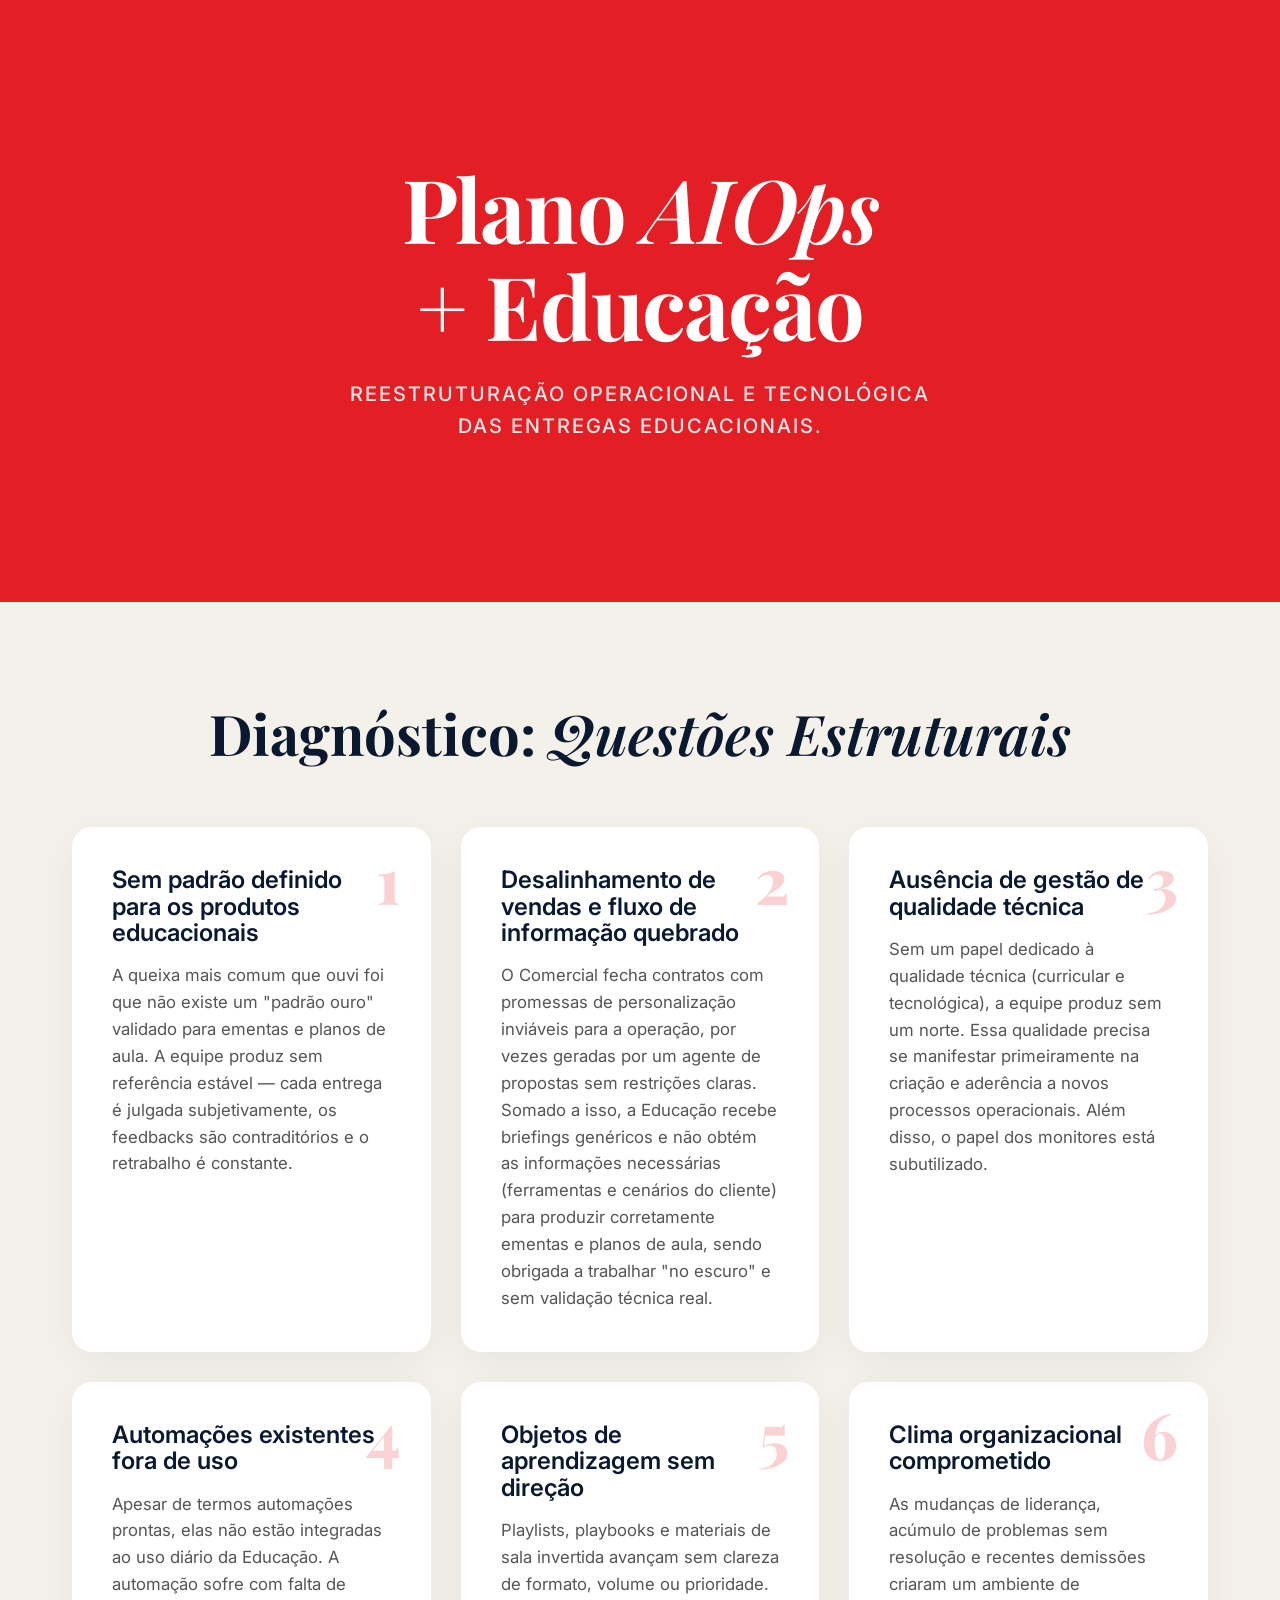
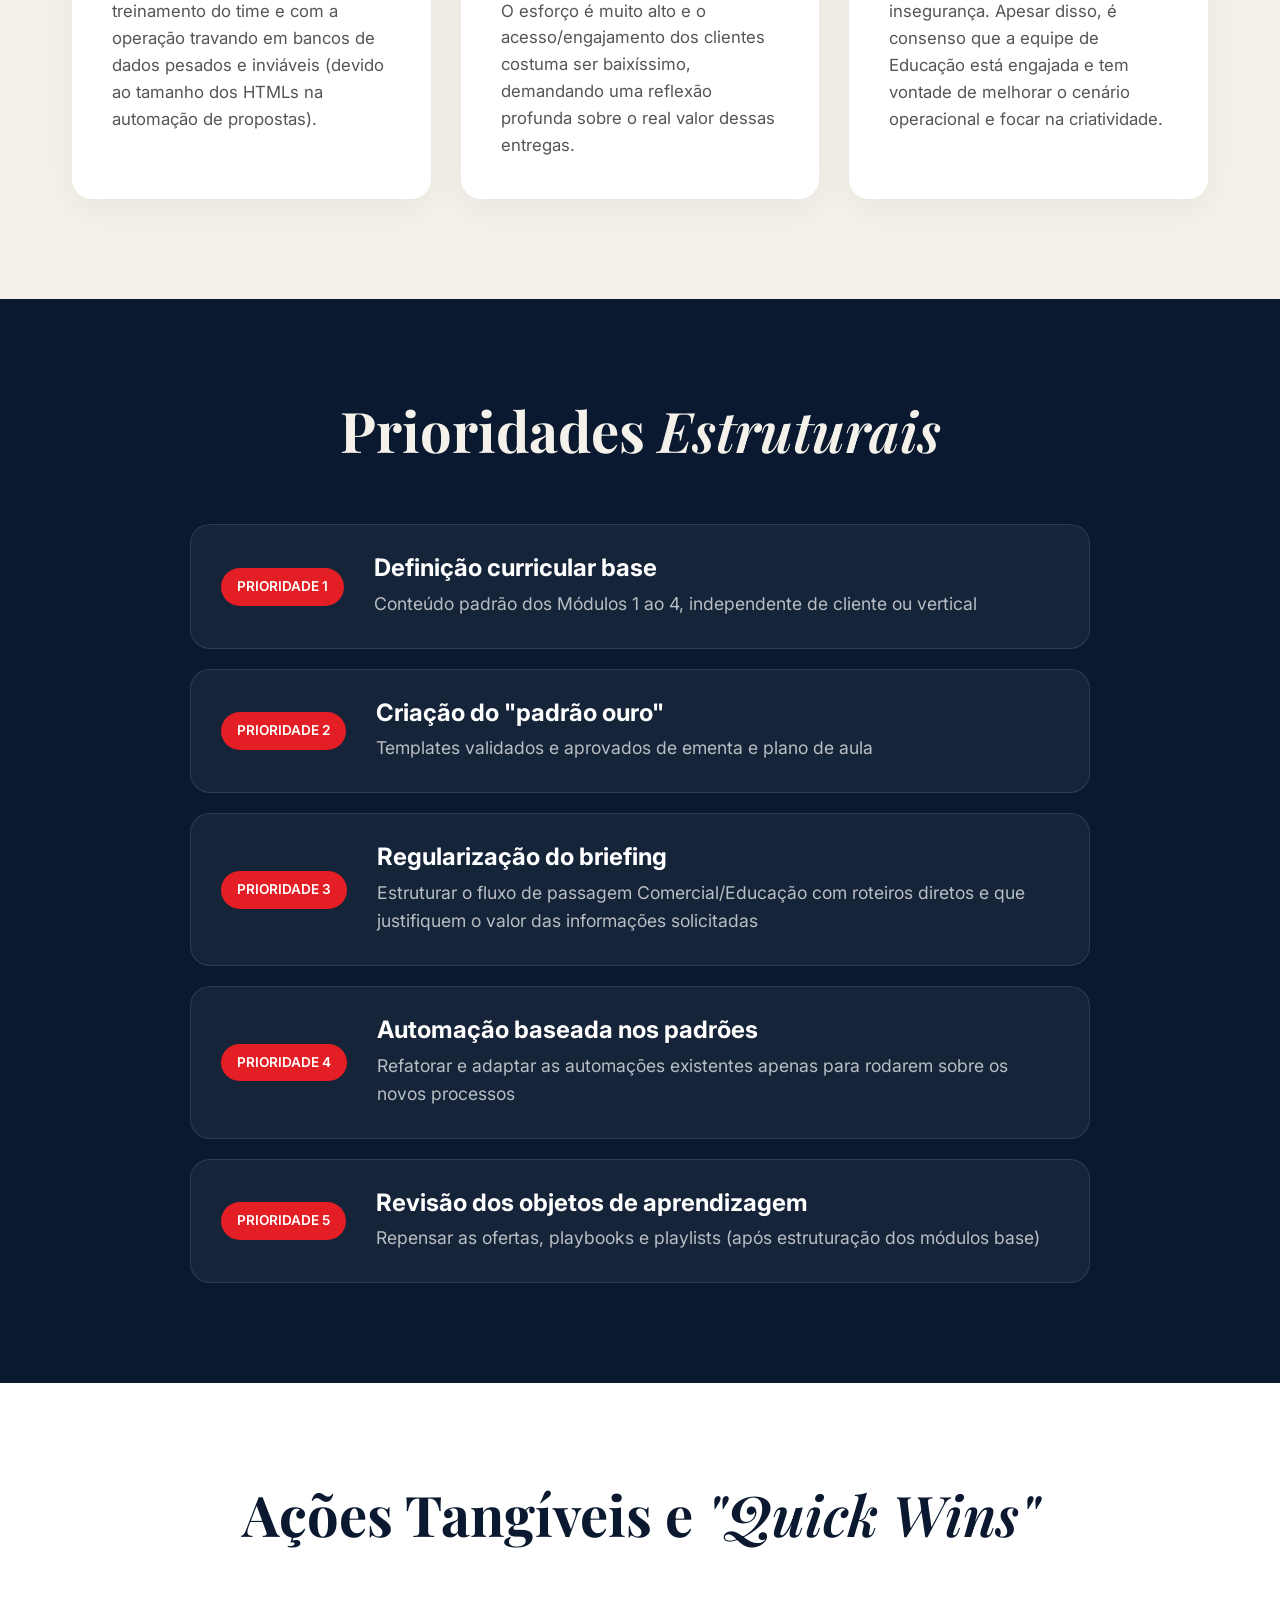
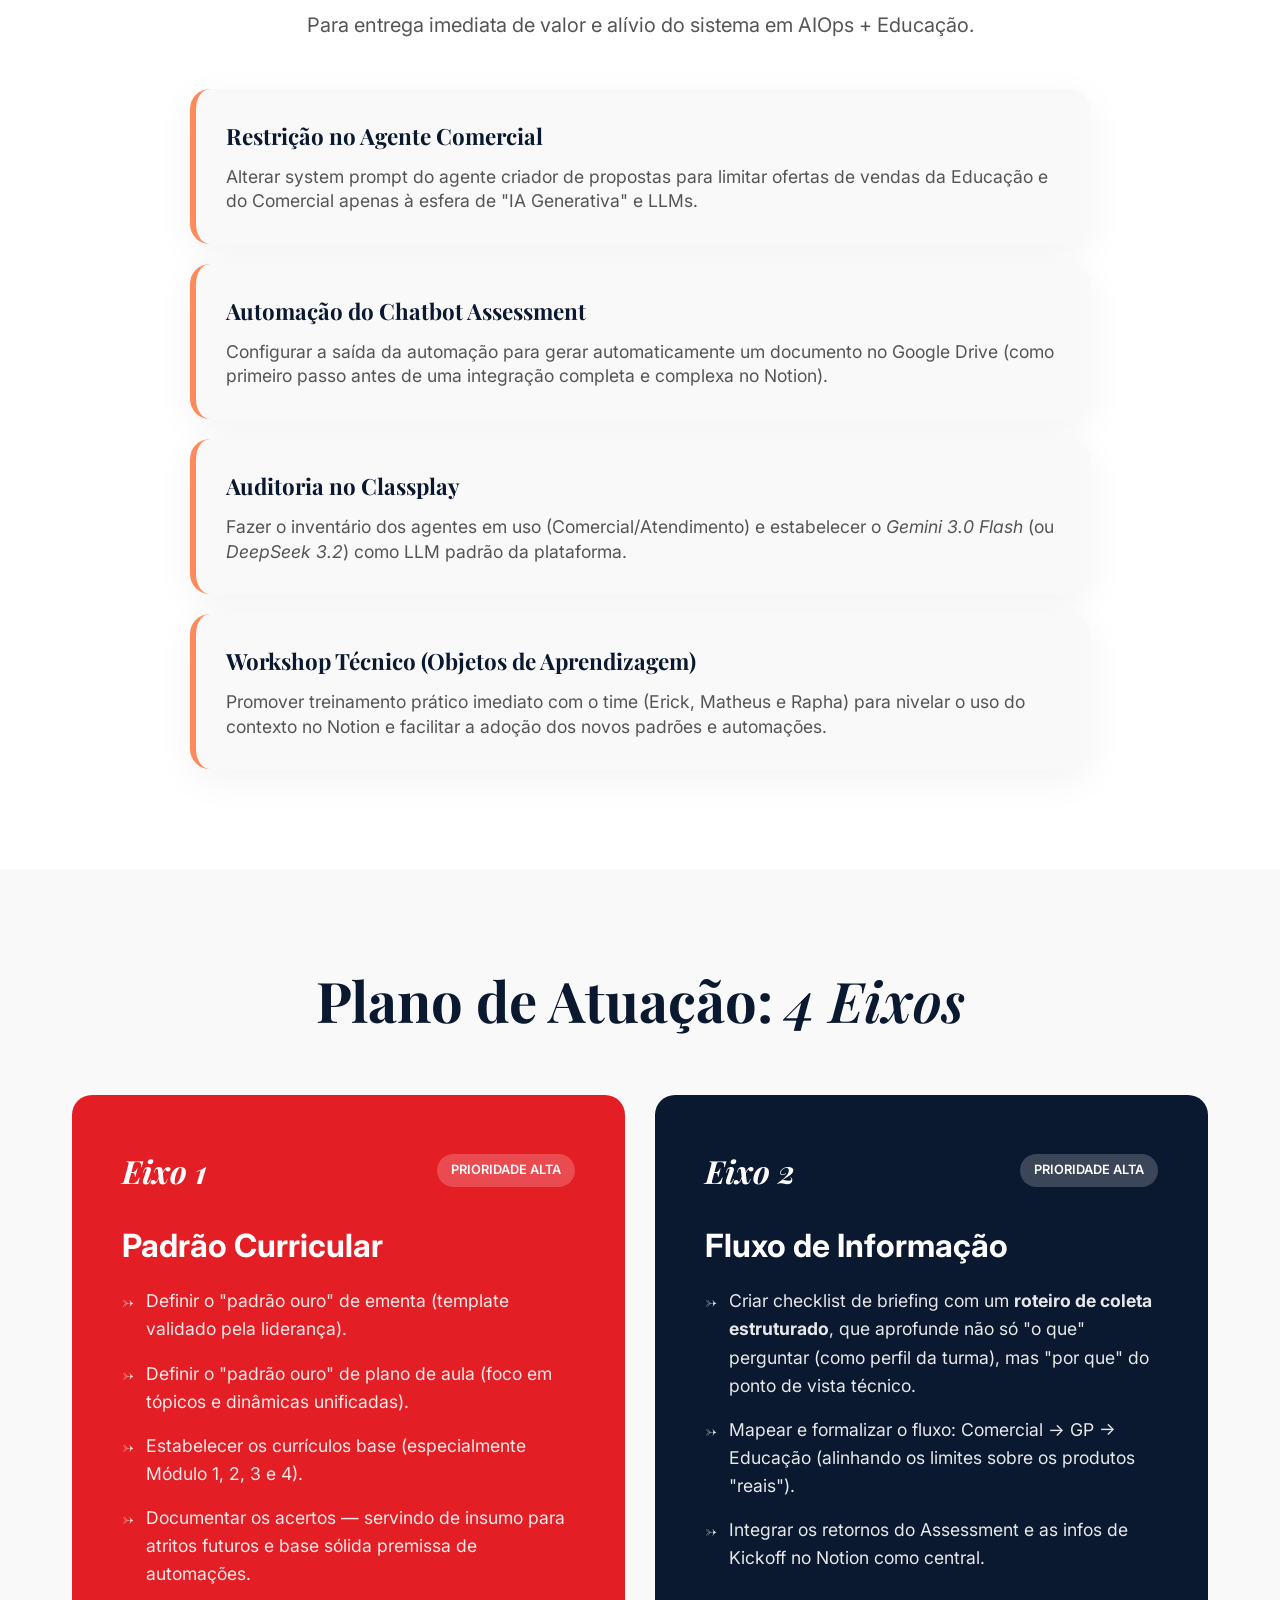
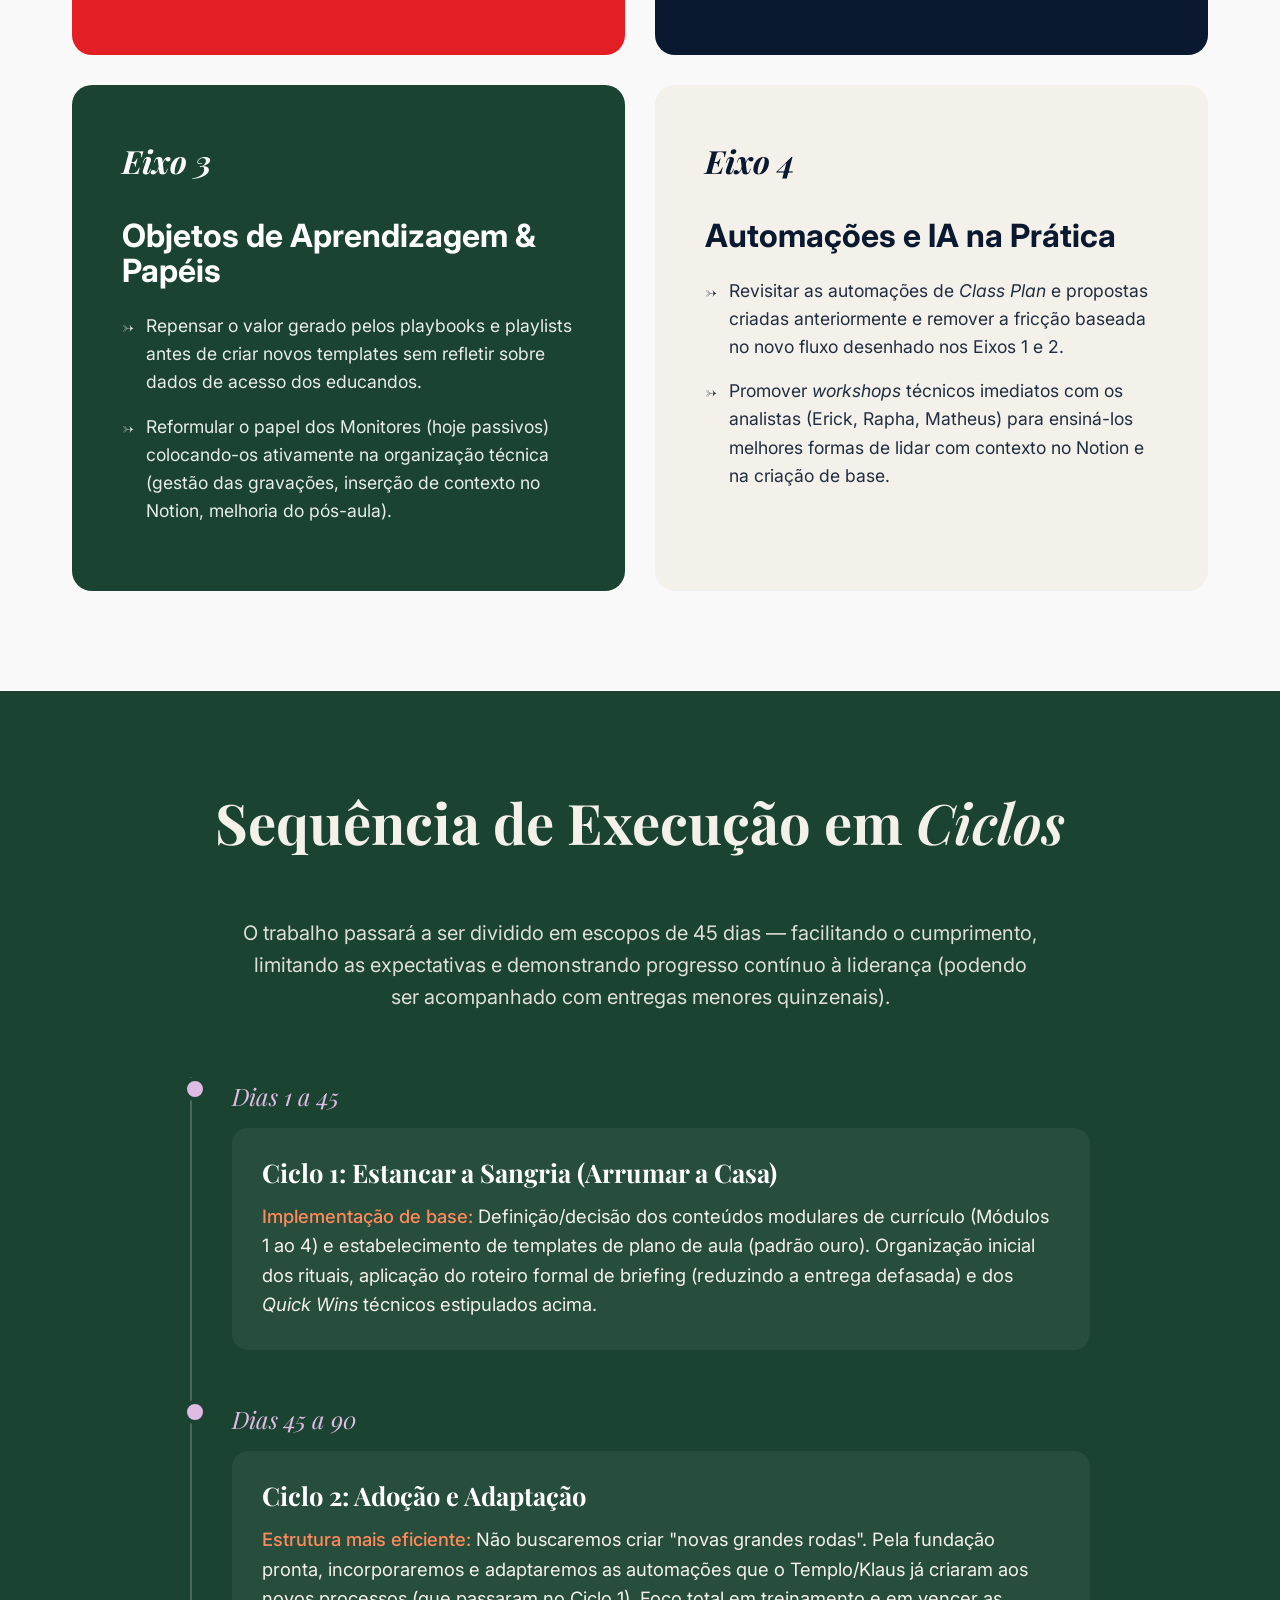
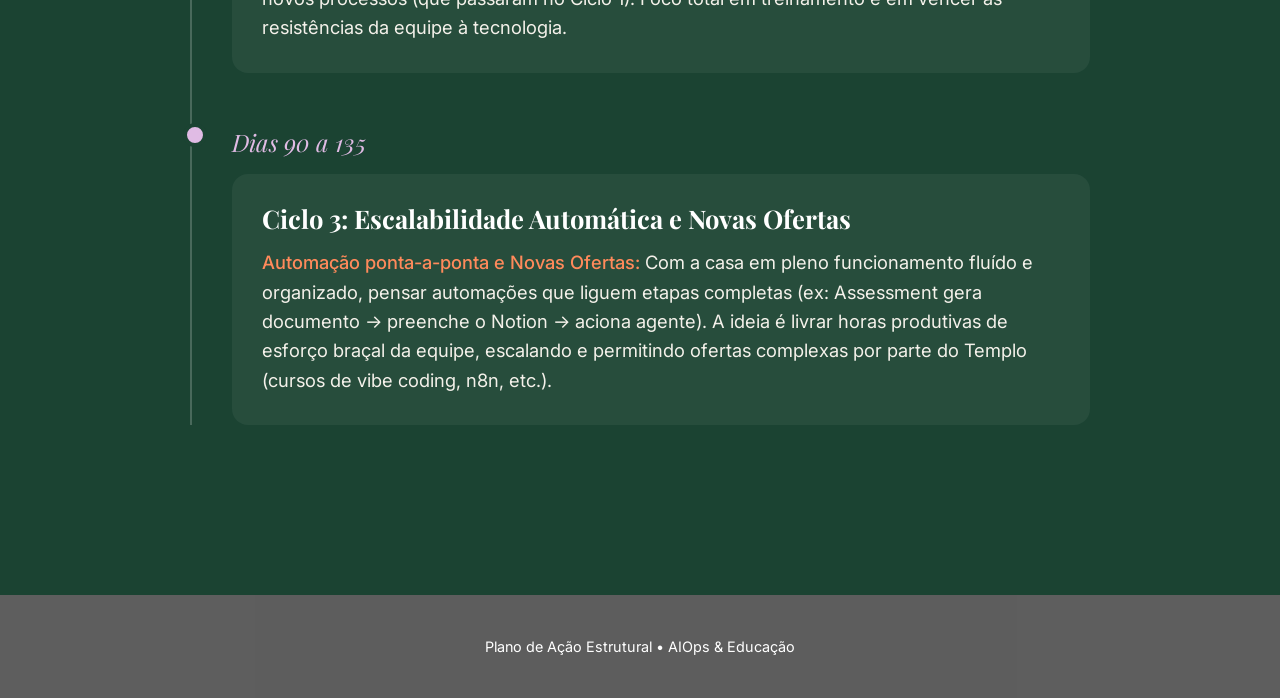
<file: index.html>
<!DOCTYPE html>
<html lang="pt-BR">
<head>
    <meta charset="UTF-8">
    <meta name="viewport" content="width=device-width, initial-scale=1.0">
    <title>Plano - AIOps + Educação</title>
    <link rel="preconnect" href="https://fonts.googleapis.com">
    <link rel="preconnect" href="https://fonts.gstatic.com" crossorigin>
    <link href="https://fonts.googleapis.com/css2?family=Inter:wght@300;400;500;600&family=Playfair+Display:ital,wght@0,600;0,700;0,800;1,600&display=swap" rel="stylesheet">
    <style>
/* CSS Reset and Variables - Inspired by Templo.pro */
:root {
  --color-red: #e31e24;
  --color-navy: #0a192f;
  --color-forest: #1b4332;
  --color-beige: #f4f1ea;
  --color-white: #ffffff;
  --color-black: #1a1a1a;
  --color-gray-light: #f9f9f9;
  --color-gray-border: #e0e0e0;
  --color-lavender: #e0bbe4;
  --color-orange: #ff8a5b;

  --font-heading: "Playfair Display", serif;
  --font-body: "Inter", sans-serif;

  --radius-pill: 50px;
  --radius-card: 20px;
  --shadow-card: 0 10px 40px rgba(0, 0, 0, 0.05);
}

* {
  margin: 0;
  padding: 0;
  box-sizing: border-box;
}

body {
  font-family: var(--font-body);
  color: var(--color-black);
  line-height: 1.6;
  background-color: var(--color-white);
  -webkit-font-smoothing: antialiased;
}

h1,
h2,
h3,
h4,
.hero-title,
.section-title {
  font-family: var(--font-heading);
  line-height: 1.1;
  font-weight: 700;
}

h1 i,
h2 i,
h3 i {
  font-style: italic;
  font-weight: 600;
}

.container {
  width: 100%;
  max-width: 1200px;
  margin: 0 auto;
  padding: 0 2rem;
}

.section {
  padding: 100px 0;
}

.section-title {
  font-size: 3.5rem;
  margin-bottom: 4rem;
  text-align: center;
  color: var(--color-navy);
}

.text-light {
  color: var(--color-beige);
}

/* HERO SECTION */
.hero {
  background-color: var(--color-red);
  color: var(--color-white);
  padding: 160px 0;
  text-align: center;
}

.hero-title {
  font-size: 5.5rem;
  margin-bottom: 1.5rem;
  letter-spacing: -0.02em;
}

.hero-subtitle {
  font-size: 1.25rem;
  font-weight: 500;
  letter-spacing: 0.1em;
  text-transform: uppercase;
  max-width: 600px;
  margin: 0 auto;
  opacity: 0.9;
}

/* DIAGNOSIS SECTION */
.diagnosis {
  background-color: var(--color-beige);
}

.cards-grid {
  display: grid;
  grid-template-columns: repeat(auto-fill, minmax(320px, 1fr));
  gap: 30px;
}

.card {
  background-color: var(--color-white);
  padding: 40px;
  border-radius: var(--radius-card);
  box-shadow: var(--shadow-card);
  transition: transform 0.3s ease;
  position: relative;
  overflow: hidden;
}

.card:hover {
  transform: translateY(-5px);
}

.card-number {
  font-family: var(--font-heading);
  font-size: 4rem;
  color: var(--color-red);
  line-height: 1;
  margin-bottom: 1rem;
  opacity: 0.2;
  position: absolute;
  top: 20px;
  right: 30px;
  font-weight: 800;
}

.card-title {
  font-size: 1.5rem;
  margin-bottom: 1rem;
  color: var(--color-navy);
  font-family: var(--font-body);
  font-weight: 600;
}

.card p {
  color: #555;
  font-size: 1.05rem;
}

/* PRIORITIES */
.priorities {
  background-color: var(--color-navy);
}

.priority-list {
  display: flex;
  flex-direction: column;
  gap: 20px;
  max-width: 900px;
  margin: 0 auto;
}

.priority-item {
  display: flex;
  background-color: rgba(255, 255, 255, 0.05);
  border: 1px solid rgba(255, 255, 255, 0.1);
  border-radius: var(--radius-card);
  padding: 30px;
  align-items: center;
  transition: background-color 0.3s ease;
}

.priority-item:hover {
  background-color: rgba(255, 255, 255, 0.1);
}

.priority-tag {
  background-color: var(--color-red);
  color: white;
  font-size: 0.85rem;
  font-weight: 600;
  text-transform: uppercase;
  padding: 8px 16px;
  border-radius: var(--radius-pill);
  white-space: nowrap;
  margin-right: 30px;
}

.priority-content h3 {
  color: var(--color-white);
  font-size: 1.5rem;
  margin-bottom: 0.5rem;
  font-family: var(--font-body);
}

.priority-content p {
  color: rgba(255, 255, 255, 0.7);
  font-size: 1.1rem;
}

/* QUICK WINS */
.quick-wins {
  background-color: var(--color-white);
}

.quick-win-list {
  display: grid;
  grid-template-columns: 1fr;
  gap: 20px;
  max-width: 900px;
  margin: 0 auto;
}

.quick-win-item {
  background-color: var(--color-gray-light);
  border-left: 6px solid var(--color-orange);
  border-radius: var(--radius-card);
  padding: 30px;
  box-shadow: var(--shadow-card);
  transition: transform 0.3s ease;
}

.quick-win-item:hover {
  transform: translateX(10px);
}

.quick-win-header {
  font-family: var(--font-heading);
  font-size: 1.4rem;
  color: var(--color-navy);
  margin-bottom: 10px;
  font-weight: 700;
}

.quick-win-text {
  color: #555;
  font-size: 1.1rem;
  line-height: 1.4;
}

/* 4 AXES */
.axes {
  background-color: var(--color-gray-light);
}

.axis-grid {
  display: grid;
  grid-template-columns: repeat(2, 1fr);
  gap: 30px;
}

.axis-card {
  padding: 50px;
  border-radius: var(--radius-card);
  color: var(--color-white);
  display: flex;
  flex-direction: column;
}

.axis-header {
  display: flex;
  justify-content: space-between;
  align-items: center;
  margin-bottom: 2rem;
}

.axis-number {
  font-family: var(--font-heading);
  font-size: 2rem;
  font-weight: 700;
  font-style: italic;
}

.axis-priority {
  background-color: rgba(255, 255, 255, 0.2);
  padding: 6px 14px;
  border-radius: var(--radius-pill);
  font-size: 0.8rem;
  font-weight: 600;
  text-transform: uppercase;
}

.axis-red {
  background-color: var(--color-red);
}
.axis-navy {
  background-color: var(--color-navy);
}
.axis-green {
  background-color: var(--color-forest);
}
.axis-beige {
  background-color: var(--color-beige);
  color: var(--color-navy);
}

.axis-beige .axis-priority {
  background-color: rgba(0, 0, 0, 0.05);
}

.axis-title {
  font-size: 2rem;
  margin-bottom: 1.5rem;
  font-family: var(--font-body);
}

.axis-list {
  list-style: none;
  flex-grow: 1;
}

.axis-list li {
  font-size: 1.1rem;
  margin-bottom: 1rem;
  padding-left: 1.5rem;
  position: relative;
  opacity: 0.9;
}

.axis-list li::before {
  content: "→";
  position: absolute;
  left: 0;
  font-family: var(--font-heading);
  font-style: italic;
}

/* TIMELINE - CICLOS */
.sequence {
  background-color: var(--color-forest);
  padding-bottom: 120px;
}

.sequence-intro {
  text-align: center; 
  color: var(--color-beige); 
  margin-bottom: 4rem; 
  font-size: 1.25rem;
  max-width: 800px;
  margin-left: auto;
  margin-right: auto;
  opacity: 0.9;
}

.timeline {
  max-width: 900px;
  margin: 0 auto;
  border-left: 2px solid rgba(255, 255, 255, 0.2);
  padding-left: 40px;
}

.timeline-item {
  position: relative;
  margin-bottom: 50px;
}

.timeline-item::before {
  content: "";
  position: absolute;
  left: -49px;
  top: 0;
  width: 16px;
  height: 16px;
  border-radius: 50%;
  background-color: var(--color-lavender);
  border: 4px solid var(--color-forest);
}

.time-marker {
  font-family: var(--font-heading);
  color: var(--color-lavender);
  font-size: 1.5rem;
  font-style: italic;
  margin-bottom: 0.8rem;
}

.time-content {
  color: var(--color-beige);
  font-size: 1.15rem;
  background-color: rgba(255, 255, 255, 0.05);
  padding: 30px;
  border-radius: 16px;
}

.time-content h3 {
  color: var(--color-white);
  font-size: 1.6rem;
  margin-bottom: 1rem;
  font-family: var(--font-heading);
}

.time-content strong {
  color: var(--color-orange);
  font-weight: 500;
}

/* FOOTER */
.footer {
  background-color: var(--color-black);
  color: white;
  padding: 40px 0;
  text-align: center;
  font-size: 0.9rem;
  opacity: 0.7;
}

/* RESPONSIVE */
@media (max-width: 992px) {
  .hero-title {
    font-size: 4rem;
  }
  .section-title {
    font-size: 3rem;
  }
  .axis-grid {
    grid-template-columns: 1fr;
  }
}

@media (max-width: 768px) {
  .priority-item {
    flex-direction: column;
    align-items: flex-start;
    gap: 15px;
  }
  .hero-title {
    font-size: 3rem;
  }
}
    </style>
</head>
<body>

    <!-- Hero Section -->
    <header class="hero">
        <div class="container">
            <h1 class="hero-title">Plano <i>AIOps</i><br>+ Educação</h1>
            <p class="hero-subtitle">REESTRUTURAÇÃO OPERACIONAL E TECNOLÓGICA DAS ENTREGAS EDUCACIONAIS.</p>
        </div>
    </header>

    <!-- Diagnóstico Section -->
    <section class="section diagnosis">
        <div class="container">
            <h2 class="section-title">Diagnóstico: <i>Questões Estruturais</i></h2>
            <div class="cards-grid">
                
                <div class="card">
                    <div class="card-number">1</div>
                    <h3 class="card-title">Sem padrão definido para os produtos educacionais</h3>
                    <p>A queixa mais comum que ouvi foi que não existe um "padrão ouro" validado para ementas e planos de aula. A equipe produz sem referência estável — cada entrega é julgada subjetivamente, os feedbacks são contraditórios e o retrabalho é constante.</p>
                </div>

                <div class="card">
                    <div class="card-number">2</div>
                    <h3 class="card-title">Desalinhamento de vendas e fluxo de informação quebrado</h3>
                    <p>O Comercial fecha contratos com promessas de personalização inviáveis para a operação, por vezes geradas por um agente de propostas sem restrições claras. Somado a isso, a Educação recebe briefings genéricos e não obtém as informações necessárias (ferramentas e cenários do cliente) para produzir corretamente ementas e planos de aula, sendo obrigada a trabalhar "no escuro" e sem validação técnica real.</p>
                </div>

                <div class="card">
                    <div class="card-number">3</div>
                    <h3 class="card-title">Ausência de gestão de qualidade técnica</h3>
                    <p>Sem um papel dedicado à qualidade técnica (curricular e tecnológica), a equipe produz sem um norte. Essa qualidade precisa se manifestar primeiramente na criação e aderência a novos processos operacionais. Além disso, o papel dos monitores está subutilizado.</p>
                </div>

                <div class="card">
                    <div class="card-number">4</div>
                    <h3 class="card-title">Automações existentes fora de uso</h3>
                    <p>Apesar de termos automações prontas, elas não estão integradas ao uso diário da Educação. A automação sofre com falta de treinamento do time e com a operação travando em bancos de dados pesados e inviáveis (devido ao tamanho dos HTMLs na automação de propostas).</p>
                </div>

                <div class="card">
                    <div class="card-number">5</div>
                    <h3 class="card-title">Objetos de aprendizagem sem direção</h3>
                    <p>Playlists, playbooks e materiais de sala invertida avançam sem clareza de formato, volume ou prioridade. O esforço é muito alto e o acesso/engajamento dos clientes costuma ser baixíssimo, demandando uma reflexão profunda sobre o real valor dessas entregas.</p>
                </div>

                <div class="card">
                    <div class="card-number">6</div>
                    <h3 class="card-title">Clima organizacional comprometido</h3>
                    <p>As mudanças de liderança, acúmulo de problemas sem resolução e recentes demissões criaram um ambiente de insegurança. Apesar disso, é consenso que a equipe de Educação está engajada e tem vontade de melhorar o cenário operacional e focar na criatividade.</p>
                </div>

            </div>
        </div>
    </section>

    <!-- Prioridades Section -->
    <section class="section priorities">
        <div class="container">
            <h2 class="section-title text-light">Prioridades <i>Estruturais</i></h2>
            <div class="priority-list">
                
                <div class="priority-item">
                    <div class="priority-tag">Prioridade 1</div>
                    <div class="priority-content">
                        <h3>Definição curricular base</h3>
                        <p>Conteúdo padrão dos Módulos 1 ao 4, independente de cliente ou vertical</p>
                    </div>
                </div>

                <div class="priority-item">
                    <div class="priority-tag">Prioridade 2</div>
                    <div class="priority-content">
                        <h3>Criação do "padrão ouro"</h3>
                        <p>Templates validados e aprovados de ementa e plano de aula</p>
                    </div>
                </div>

                <div class="priority-item">
                    <div class="priority-tag">Prioridade 3</div>
                    <div class="priority-content">
                        <h3>Regularização do briefing</h3>
                        <p>Estruturar o fluxo de passagem Comercial/Educação com roteiros diretos e que justifiquem o valor das informações solicitadas</p>
                    </div>
                </div>

                <div class="priority-item">
                    <div class="priority-tag">Prioridade 4</div>
                    <div class="priority-content">
                        <h3>Automação baseada nos padrões</h3>
                        <p>Refatorar e adaptar as automações existentes apenas para rodarem sobre os novos processos</p>
                    </div>
                </div>

                <div class="priority-item">
                    <div class="priority-tag">Prioridade 5</div>
                    <div class="priority-content">
                        <h3>Revisão dos objetos de aprendizagem</h3>
                        <p>Repensar as ofertas, playbooks e playlists (após estruturação dos módulos base)</p>
                    </div>
                </div>

            </div>
        </div>
    </section>

    <!-- Quick Wins Section -->
    <section class="section quick-wins">
        <div class="container">
            <h2 class="section-title">Ações Tangíveis e <i>"Quick Wins"</i></h2>
            <p style="text-align: center; font-size: 1.25rem; color: #555; margin-bottom: 3rem; max-width: 800px; margin-left: auto; margin-right: auto;">Para entrega imediata de valor e alívio do sistema em AIOps + Educação.</p>
            
            <div class="quick-win-list">
                <div class="quick-win-item">
                    <div class="quick-win-header">Restrição no Agente Comercial</div>
                    <div class="quick-win-text">Alterar system prompt do agente criador de propostas para limitar ofertas de vendas da Educação e do Comercial apenas à esfera de "IA Generativa" e LLMs.</div>
                </div>
                
                <div class="quick-win-item">
                    <div class="quick-win-header">Automação do Chatbot Assessment</div>
                    <div class="quick-win-text">Configurar a saída da automação para gerar automaticamente um documento no Google Drive (como primeiro passo antes de uma integração completa e complexa no Notion).</div>
                </div>


                <div class="quick-win-item">
                    <div class="quick-win-header">Auditoria no Classplay</div>
                    <div class="quick-win-text">Fazer o inventário dos agentes em uso (Comercial/Atendimento) e estabelecer o <em>Gemini 3.0 Flash</em> (ou <em>DeepSeek 3.2</em>) como LLM padrão da plataforma.</div>
                </div>

                <div class="quick-win-item">
                    <div class="quick-win-header">Workshop Técnico (Objetos de Aprendizagem)</div>
                    <div class="quick-win-text">Promover treinamento prático imediato com o time (Erick, Matheus e Rapha) para nivelar o uso do contexto no Notion e facilitar a adoção dos novos padrões e automações.</div>
                </div>

            </div>
        </div>
    </section>

    <!-- 4 Eixos Section -->
    <section class="section axes">
        <div class="container">
            <h2 class="section-title">Plano de Atuação: <i>4 Eixos</i></h2>
            
            <div class="axis-grid">
                <!-- Eixo 1 -->
                <div class="axis-card axis-red">
                    <div class="axis-header">
                        <span class="axis-number">Eixo 1</span>
                        <span class="axis-priority">Prioridade Alta</span>
                    </div>
                    <h3 class="axis-title">Padrão Curricular</h3>
                    <ul class="axis-list">
                        <li>Definir o "padrão ouro" de ementa (template validado pela liderança).</li>
                        <li>Definir o "padrão ouro" de plano de aula (foco em tópicos e dinâmicas unificadas).</li>
                        <li>Estabelecer os currículos base (especialmente Módulo 1, 2, 3 e 4).</li>
                        <li>Documentar os acertos — servindo de insumo para atritos futuros e base sólida premissa de automações.</li>
                    </ul>
                </div>

                <!-- Eixo 2 -->
                <div class="axis-card axis-navy">
                    <div class="axis-header">
                        <span class="axis-number">Eixo 2</span>
                        <span class="axis-priority">Prioridade Alta</span>
                    </div>
                    <h3 class="axis-title">Fluxo de Informação</h3>
                    <ul class="axis-list">
                        <li>Criar checklist de briefing com um <strong>roteiro de coleta estruturado</strong>, que aprofunde não só "o que" perguntar (como perfil da turma), mas "por que" do ponto de vista técnico.</li>
                        <li>Mapear e formalizar o fluxo: Comercial → GP → Educação (alinhando os limites sobre os produtos "reais").</li>
                        <li>Integrar os retornos do Assessment e as infos de Kickoff no Notion como central.</li>
                    </ul>
                </div>

                <!-- Eixo 3 -->
                <div class="axis-card axis-green">
                    <div class="axis-header">
                        <span class="axis-number">Eixo 3</span>
                    </div>
                    <h3 class="axis-title">Objetos de Aprendizagem & Papéis</h3>
                    <ul class="axis-list">
                        <li>Repensar o valor gerado pelos playbooks e playlists antes de criar novos templates sem refletir sobre dados de acesso dos educandos.</li>
                        <li>Reformular o papel dos Monitores (hoje passivos) colocando-os ativamente na organização técnica (gestão das gravações, inserção de contexto no Notion, melhoria do pós-aula).</li>
                    </ul>
                </div>

                <!-- Eixo 4 -->
                <div class="axis-card axis-beige">
                    <div class="axis-header">
                        <span class="axis-number">Eixo 4</span>
                    </div>
                    <h3 class="axis-title">Automações e IA na Prática</h3>
                    <ul class="axis-list">
                        <li>Revisitar as automações de <em>Class Plan</em> e propostas criadas anteriormente e remover a fricção baseada no novo fluxo desenhado nos Eixos 1 e 2.</li>
                        <li>Promover <em>workshops</em> técnicos imediatos com os analistas (Erick, Rapha, Matheus) para ensiná-los melhores formas de lidar com contexto no Notion e na criação de base.</li>
                    </ul>
                </div>
            </div>
        </div>
    </section>

    <!-- Sequência de Execução Section -->
    <section class="section sequence">
        <div class="container">
            <h2 class="section-title text-light">Sequência de Execução em <i>Ciclos</i></h2>
            <p class="sequence-intro">O trabalho passará a ser dividido em escopos de 45 dias — facilitando o cumprimento, limitando as expectativas e demonstrando progresso contínuo à liderança (podendo ser acompanhado com entregas menores quinzenais).</p>
            
            <div class="timeline">
                <div class="timeline-item">
                    <div class="time-marker">Dias 1 a 45</div>
                    <div class="time-content">
                        <h3>Ciclo 1: Estancar a Sangria (Arrumar a Casa)</h3>
                        <p><strong>Implementação de base:</strong> Definição/decisão dos conteúdos modulares de currículo (Módulos 1 ao 4) e estabelecimento de templates de plano de aula (padrão ouro). Organização inicial dos rituais, aplicação do roteiro formal de briefing (reduzindo a entrega defasada) e dos <em>Quick Wins</em> técnicos estipulados acima.</p>
                    </div>
                </div>
                
                <div class="timeline-item">
                    <div class="time-marker">Dias 45 a 90</div>
                    <div class="time-content">
                        <h3>Ciclo 2: Adoção e Adaptação</h3>
                        <p><strong>Estrutura mais eficiente:</strong> Não buscaremos criar "novas grandes rodas". Pela fundação pronta, incorporaremos e adaptaremos as automações que o Templo/Klaus já criaram aos novos processos (que passaram no Ciclo 1). Foco total em treinamento e em vencer as resistências da equipe à tecnologia.</p>
                    </div>
                </div>
                
                <div class="timeline-item">
                    <div class="time-marker">Dias 90 a 135</div>
                    <div class="time-content">
                        <h3>Ciclo 3: Escalabilidade Automática e Novas Ofertas</h3>
                        <p><strong>Automação ponta-a-ponta e Novas Ofertas:</strong> Com a casa em pleno funcionamento fluído e organizado, pensar automações que liguem etapas completas (ex: Assessment gera documento -> preenche o Notion -> aciona agente). A ideia é livrar horas produtivas de esforço braçal da equipe, escalando e permitindo ofertas complexas por parte do Templo (cursos de vibe coding, n8n, etc.).</p>
                    </div>
                </div>
            </div>
        </div>
    </section>

    <footer class="footer">
        <div class="container">
            <p>Plano de Ação Estrutural • AIOps & Educação</p>
        </div>
    </footer>

</body>
</html>
</file>
